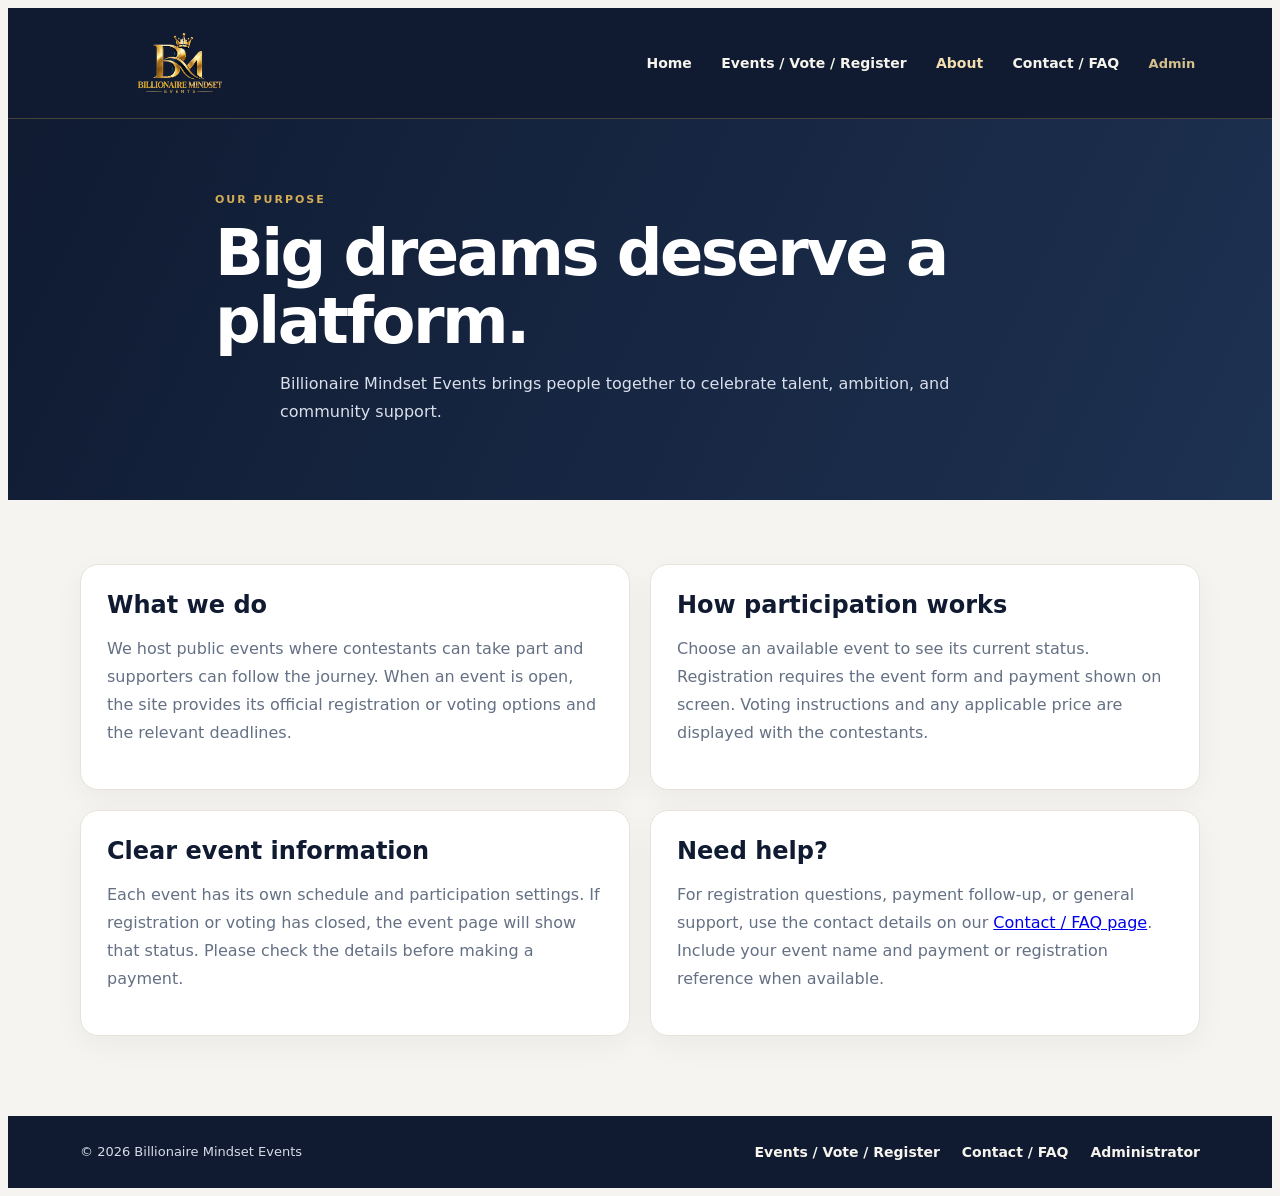
<file: about.html>
<!doctype html>
<html lang="en">
<head>
  <meta charset="utf-8">
  <meta name="viewport" content="width=device-width, initial-scale=1">
  <meta name="description" content="Learn about Billionaire Mindset Events and the people-first platform connecting contestants with their supporters.">
  <meta name="theme-color" content="#101b32">
  <title>About | Billionaire Mindset Events</title>
  <link rel="manifest" href="./manifest.webmanifest">
  <link rel="apple-touch-icon" href="./apple-touch-icon.png">
  <meta name="apple-mobile-web-app-capable" content="yes">
  <meta name="apple-mobile-web-app-title" content="Billionaire Events">
  <meta name="apple-mobile-web-app-status-bar-style" content="black-translucent">
  <script src="./pwa.js" defer></script>
  <link rel="stylesheet" href="./site.css">
</head>
<body>
  <header class="site-header">
    <a class="brand" href="./index.html" aria-label="Billionaire Mindset Events home"><img src="./logo-gold.png" alt="Billionaire Mindset Events"></a>
    <nav class="site-nav" aria-label="Main navigation">
      <a class="nav-link" href="./index.html">Home</a>
      <a class="nav-link" href="./index.html#events">Events / Vote / Register</a>
      <a class="nav-link active" href="./about.html" aria-current="page">About</a>
      <a class="nav-link" href="./faq.html">Contact / FAQ</a>
      <a class="nav-link nav-admin" href="./admin.html">Admin</a>
    </nav>
  </header>
  <main>
    <section class="page-hero">
      <p class="eyebrow">OUR PURPOSE</p>
      <h1>Big dreams deserve a platform.</h1>
      <p>Billionaire Mindset Events brings people together to celebrate talent, ambition, and community support.</p>
    </section>
    <section class="content-wrap">
      <div class="content-grid">
        <article class="info-card">
          <h2>What we do</h2>
          <p>We host public events where contestants can take part and supporters can follow the journey. When an event is open, the site provides its official registration or voting options and the relevant deadlines.</p>
        </article>
        <article class="info-card">
          <h2>How participation works</h2>
          <p>Choose an available event to see its current status. Registration requires the event form and payment shown on screen. Voting instructions and any applicable price are displayed with the contestants.</p>
        </article>
        <article class="info-card">
          <h2>Clear event information</h2>
          <p>Each event has its own schedule and participation settings. If registration or voting has closed, the event page will show that status. Please check the details before making a payment.</p>
        </article>
        <article class="info-card">
          <h2>Need help?</h2>
          <p>For registration questions, payment follow-up, or general support, use the contact details on our <a href="./faq.html">Contact / FAQ page</a>. Include your event name and payment or registration reference when available.</p>
        </article>
      </div>
    </section>
  </main>
  <footer><div class="footer-inner"><span>&copy; 2026 Billionaire Mindset Events</span><nav aria-label="Footer navigation"><a href="./index.html#events">Events / Vote / Register</a><a href="./faq.html">Contact / FAQ</a><a href="./admin.html">Administrator</a></nav></div></footer>
</body>
</html>
</file>
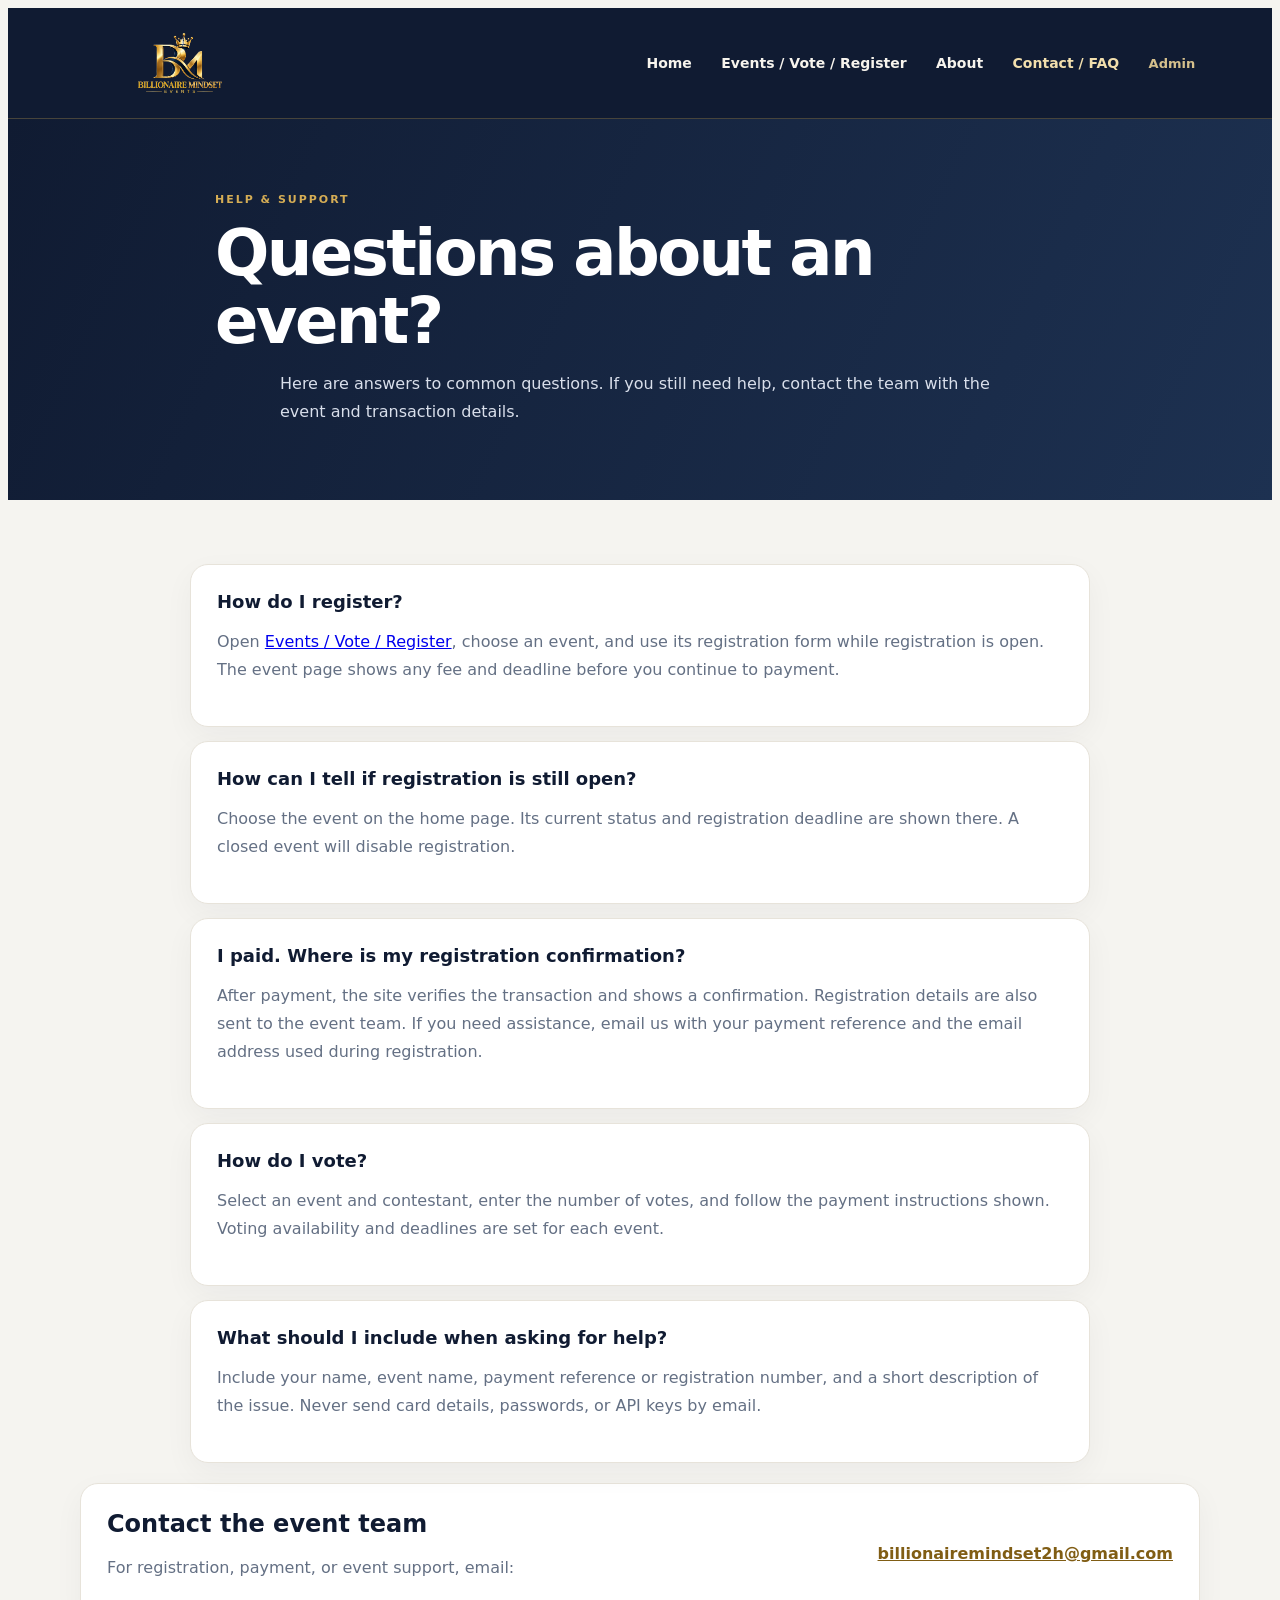
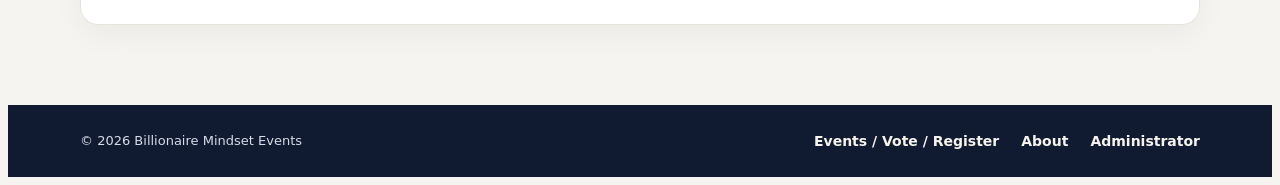
<file: faq.html>
<!doctype html>
<html lang="en">
<head>
  <meta charset="utf-8">
  <meta name="viewport" content="width=device-width, initial-scale=1">
  <meta name="description" content="Answers and contact information for Billionaire Mindset event registration, payments, and voting.">
  <meta name="theme-color" content="#101b32">
  <title>Contact & FAQ | Billionaire Mindset Events</title>
  <link rel="manifest" href="./manifest.webmanifest">
  <link rel="apple-touch-icon" href="./apple-touch-icon.png">
  <meta name="apple-mobile-web-app-capable" content="yes">
  <meta name="apple-mobile-web-app-title" content="Billionaire Events">
  <meta name="apple-mobile-web-app-status-bar-style" content="black-translucent">
  <script src="./pwa.js" defer></script>
  <link rel="stylesheet" href="./site.css">
</head>
<body>
  <header class="site-header">
    <a class="brand" href="./index.html" aria-label="Billionaire Mindset Events home"><img src="./logo-gold.png" alt="Billionaire Mindset Events"></a>
    <nav class="site-nav" aria-label="Main navigation">
      <a class="nav-link" href="./index.html">Home</a>
      <a class="nav-link" href="./index.html#events">Events / Vote / Register</a>
      <a class="nav-link" href="./about.html">About</a>
      <a class="nav-link active" href="./faq.html" aria-current="page">Contact / FAQ</a>
      <a class="nav-link nav-admin" href="./admin.html">Admin</a>
    </nav>
  </header>
  <main>
    <section class="page-hero">
      <p class="eyebrow">HELP & SUPPORT</p>
      <h1>Questions about an event?</h1>
      <p>Here are answers to common questions. If you still need help, contact the team with the event and transaction details.</p>
    </section>
    <section class="content-wrap">
      <div class="faq-list">
        <article class="faq-item"><h2>How do I register?</h2><p>Open <a href="./index.html#events">Events / Vote / Register</a>, choose an event, and use its registration form while registration is open. The event page shows any fee and deadline before you continue to payment.</p></article>
        <article class="faq-item"><h2>How can I tell if registration is still open?</h2><p>Choose the event on the home page. Its current status and registration deadline are shown there. A closed event will disable registration.</p></article>
        <article class="faq-item"><h2>I paid. Where is my registration confirmation?</h2><p>After payment, the site verifies the transaction and shows a confirmation. Registration details are also sent to the event team. If you need assistance, email us with your payment reference and the email address used during registration.</p></article>
        <article class="faq-item"><h2>How do I vote?</h2><p>Select an event and contestant, enter the number of votes, and follow the payment instructions shown. Voting availability and deadlines are set for each event.</p></article>
        <article class="faq-item"><h2>What should I include when asking for help?</h2><p>Include your name, event name, payment reference or registration number, and a short description of the issue. Never send card details, passwords, or API keys by email.</p></article>
      </div>
      <div class="contact-card">
        <div><h2>Contact the event team</h2><p>For registration, payment, or event support, email:</p></div>
        <a href="mailto:billionairemindset2h@gmail.com">billionairemindset2h@gmail.com</a>
      </div>
    </section>
  </main>
  <footer><div class="footer-inner"><span>&copy; 2026 Billionaire Mindset Events</span><nav aria-label="Footer navigation"><a href="./index.html#events">Events / Vote / Register</a><a href="./about.html">About</a><a href="./admin.html">Administrator</a></nav></div></footer>
</body>
</html>
</file>
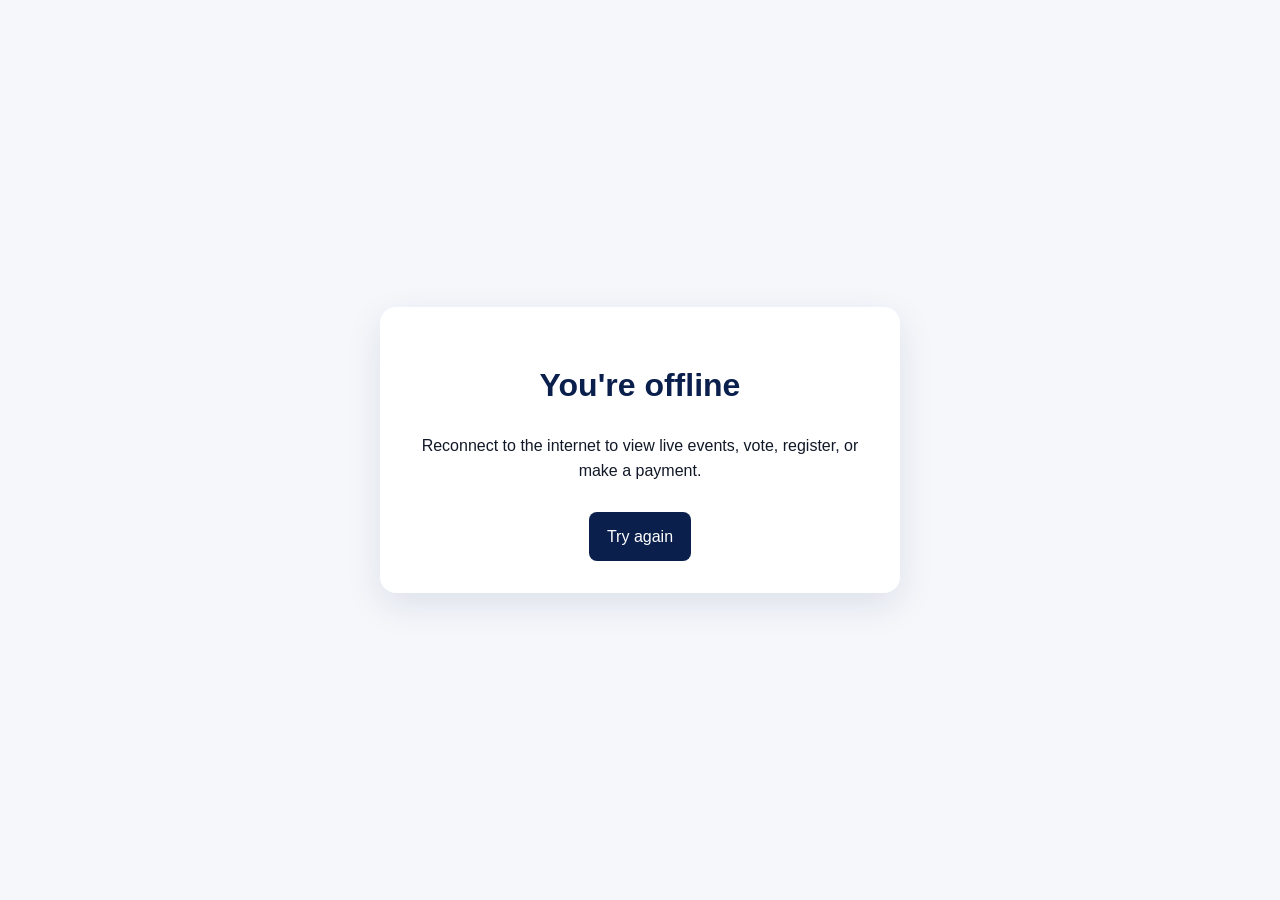
<file: offline.html>
<!doctype html>
<html lang="en">
<head>
  <meta charset="utf-8">
  <meta name="viewport" content="width=device-width, initial-scale=1">
  <meta name="theme-color" content="#0b1f4d">
  <title>You're offline | Billionaire Mindset Events</title>
  <style>
    * { box-sizing: border-box; }
    body { margin: 0; min-height: 100vh; display: grid; place-items: center; padding: 24px; background: #f5f7fb; color: #111827; font: 16px/1.6 Arial, sans-serif; }
    main { max-width: 520px; padding: 32px; border-radius: 16px; background: white; text-align: center; box-shadow: 0 12px 36px rgb(11 31 77 / 10%); }
    h1 { color: #0b1f4d; }
    a { display: inline-block; margin-top: 12px; padding: 12px 18px; border-radius: 8px; background: #0b1f4d; color: white; text-decoration: none; }
  </style>
</head>
<body>
  <main>
    <h1>You're offline</h1>
    <p>Reconnect to the internet to view live events, vote, register, or make a payment.</p>
    <a href="./index.html">Try again</a>
  </main>
</body>
</html>
</file>
<file: site.css>
:root {
  --navy: #101b32;
  --navy-2: #172746;
  --gold: #d5ad55;
  --gold-light: #f2dfad;
  --ink: #172033;
  --muted: #647084;
  --paper: #f5f4f0;
  --white: #fff;
  --line: #e7e3da;
  --radius: 18px;
  --shadow: 0 18px 48px rgba(16, 27, 50, .09);
}

html { scroll-behavior: smooth; }
body { background: var(--paper) !important; color: var(--ink) !important; font-family: Inter, ui-sans-serif, system-ui, -apple-system, "Segoe UI", sans-serif !important; }
.site-header { min-height: 86px; padding: 12px clamp(20px, 6vw, 92px) !important; display:flex; align-items:center; justify-content:space-between; gap:28px; background:var(--navy) !important; text-align:left !important; border-bottom:1px solid rgba(213,173,85,.28); }
.brand { display:flex; align-items:center; flex-shrink:0; }
.brand img { width:190px; max-height:60px; object-fit:contain; }
.site-nav { display:flex; align-items:center; justify-content:flex-end; gap:clamp(12px, 2.3vw, 34px); flex-wrap:wrap; }
.site-nav a, footer a { color:#f7f4ed; text-decoration:none; font-size:14px; font-weight:650; transition:color .2s ease; }
.site-nav a:hover, footer a:hover { color:var(--gold-light); }
.site-nav .nav-admin { color:#d5c08c; font-size:13px; }
.site-nav .active { color:var(--gold-light); }
.site-hero { position:relative; isolation:isolate; overflow:hidden; text-align:left !important; padding:clamp(72px, 11vw, 148px) clamp(22px, 9vw, 140px) !important; background:radial-gradient(ellipse at 78% 35%, rgba(213,173,85,.21), transparent 35%), linear-gradient(115deg,#101b32 0%,#182b4b 58%,#263650 100%) !important; color:#fff; }
.site-hero:after { content:""; position:absolute; z-index:-1; width:430px; height:430px; border:1px solid rgba(242,223,173,.19); border-radius:50%; right:-130px; top:-155px; box-shadow:0 0 0 40px rgba(242,223,173,.035),0 0 0 90px rgba(242,223,173,.025); }
.hero-inner, .section-heading, .footer-inner, .content-wrap { max-width:1120px; margin:0 auto; }
.hero-inner { position:relative; }
.eyebrow { color:var(--gold) !important; letter-spacing:.18em; font-size:11px !important; font-weight:800; margin:0 0 15px !important; }
.site-hero h1 { color:#fff; font-size:clamp(40px, 6.5vw, 76px); line-height:1.04; letter-spacing:-.045em; max-width:780px; margin:0 0 20px; }
.site-hero .hero-inner > p:not(.eyebrow) { color:#d9dfeb; max-width:620px; font-size:17px; line-height:1.75; margin:0 0 28px; }
.button { display:inline-flex; align-items:center; gap:12px; padding:14px 20px; border-radius:999px; text-decoration:none; font-size:14px; font-weight:800; }
.button-gold { background:var(--gold); color:var(--navy); box-shadow:0 8px 24px rgba(213,173,85,.19); }
.button-gold:hover { background:var(--gold-light); }
.hero-actions { display:flex; flex-wrap:wrap; align-items:center; gap:12px; }
.button-install { border:1px solid rgba(242,223,173,.72); background:transparent; color:#fff; cursor:pointer; font-family:inherit; }
.button-install:hover { background:rgba(242,223,173,.12); }
.install-app-message { max-width:620px; margin:14px 0 0 !important; color:#f2dfad !important; font-size:14px !important; line-height:1.6 !important; }
.install-app-message[hidden] { display:none; }
.site-main { max-width:1120px !important; margin:0 auto !important; padding:64px 24px 76px !important; }
.section-heading { margin-bottom:26px; }
.section-heading h2 { color:var(--navy); font-size:clamp(28px,4vw,42px); letter-spacing:-.035em; margin:0 0 10px; }
.section-heading > p:last-child { color:var(--muted); line-height:1.65; margin:0; }
.event-picker, .event-card { border:1px solid var(--line); border-radius:var(--radius) !important; box-shadow:var(--shadow) !important; }
.event-picker { padding:24px !important; margin-bottom:18px !important; }
.event-picker label { color:var(--navy) !important; }
.event-picker select { min-height:50px; border-radius:10px !important; border-color:#d8d4cb !important; }
.event-card { padding:clamp(22px,4vw,38px) !important; }
.event-card h3, .event-card h4 { color:var(--navy) !important; }
.contestant { border:1px solid var(--line) !important; border-radius:14px !important; background:#fff; }
.contestant-photo { border-radius:12px !important; }
.vote-button { border-radius:999px !important; background:var(--gold) !important; color:var(--navy); padding:12px 22px !important; }
.vote-button:hover { background:var(--gold-light) !important; }
footer { margin-top:0 !important; padding:28px 24px !important; background:var(--navy) !important; }
.footer-inner { display:flex; align-items:center; justify-content:space-between; gap:20px; flex-wrap:wrap; color:#d7dce6; font-size:13px; }
.footer-inner nav { display:flex; gap:22px; flex-wrap:wrap; }
.page-hero { background:linear-gradient(115deg,#101b32,#1d3151); color:#fff; padding:74px 24px; }
.page-hero h1 { max-width:850px; margin:0 auto 14px; font-size:clamp(38px,6vw,64px); letter-spacing:-.04em; line-height:1.06; }
.page-hero p:not(.eyebrow) { max-width:720px; margin:0 auto; color:#d9dfeb; line-height:1.75; }
.page-hero .eyebrow { max-width:850px; margin:0 auto 14px !important; }
.content-wrap { padding:64px 24px 80px; }
.content-grid { display:grid; grid-template-columns:repeat(2,minmax(0,1fr)); gap:20px; }
.info-card, .faq-item, .contact-card { background:#fff; border:1px solid var(--line); border-radius:var(--radius); padding:26px; box-shadow:0 10px 30px rgba(16,27,50,.045); }
.info-card h2, .info-card h3, .contact-card h2 { color:var(--navy); margin:0 0 12px; }
.info-card p, .info-card li, .faq-item p, .contact-card p { color:var(--muted); line-height:1.75; }
.info-card ul { padding-left:20px; margin-top:12px; }
.faq-list { display:grid; gap:14px; max-width:900px; margin:auto; }
.faq-item h2 { font-size:18px; color:var(--navy); margin:0 0 8px; }
.contact-card { margin-top:20px; display:flex; align-items:center; justify-content:space-between; gap:18px; flex-wrap:wrap; }
.contact-card a { color:#805d14; font-weight:750; overflow-wrap:anywhere; }
.site-nav a:focus-visible, .button:focus-visible, footer a:focus-visible { outline:3px solid var(--gold-light); outline-offset:4px; }

@media (max-width:680px) {
  .site-header { align-items:flex-start; flex-direction:column; gap:12px; padding:14px 20px !important; }
  .brand img { width:158px; }
  .site-nav { justify-content:flex-start; gap:10px 18px; }
  .site-nav a { font-size:13px; }
  .site-hero { padding:72px 24px !important; }
  .site-hero .hero-inner > p:not(.eyebrow) { font-size:15px; }
  .site-main { padding:44px 16px 56px !important; }
  .event-picker { padding:18px !important; }
  .content-grid { grid-template-columns:1fr; }
  .content-wrap { padding:42px 16px 58px; }
  .footer-inner { align-items:flex-start; flex-direction:column; }
}
</file>
